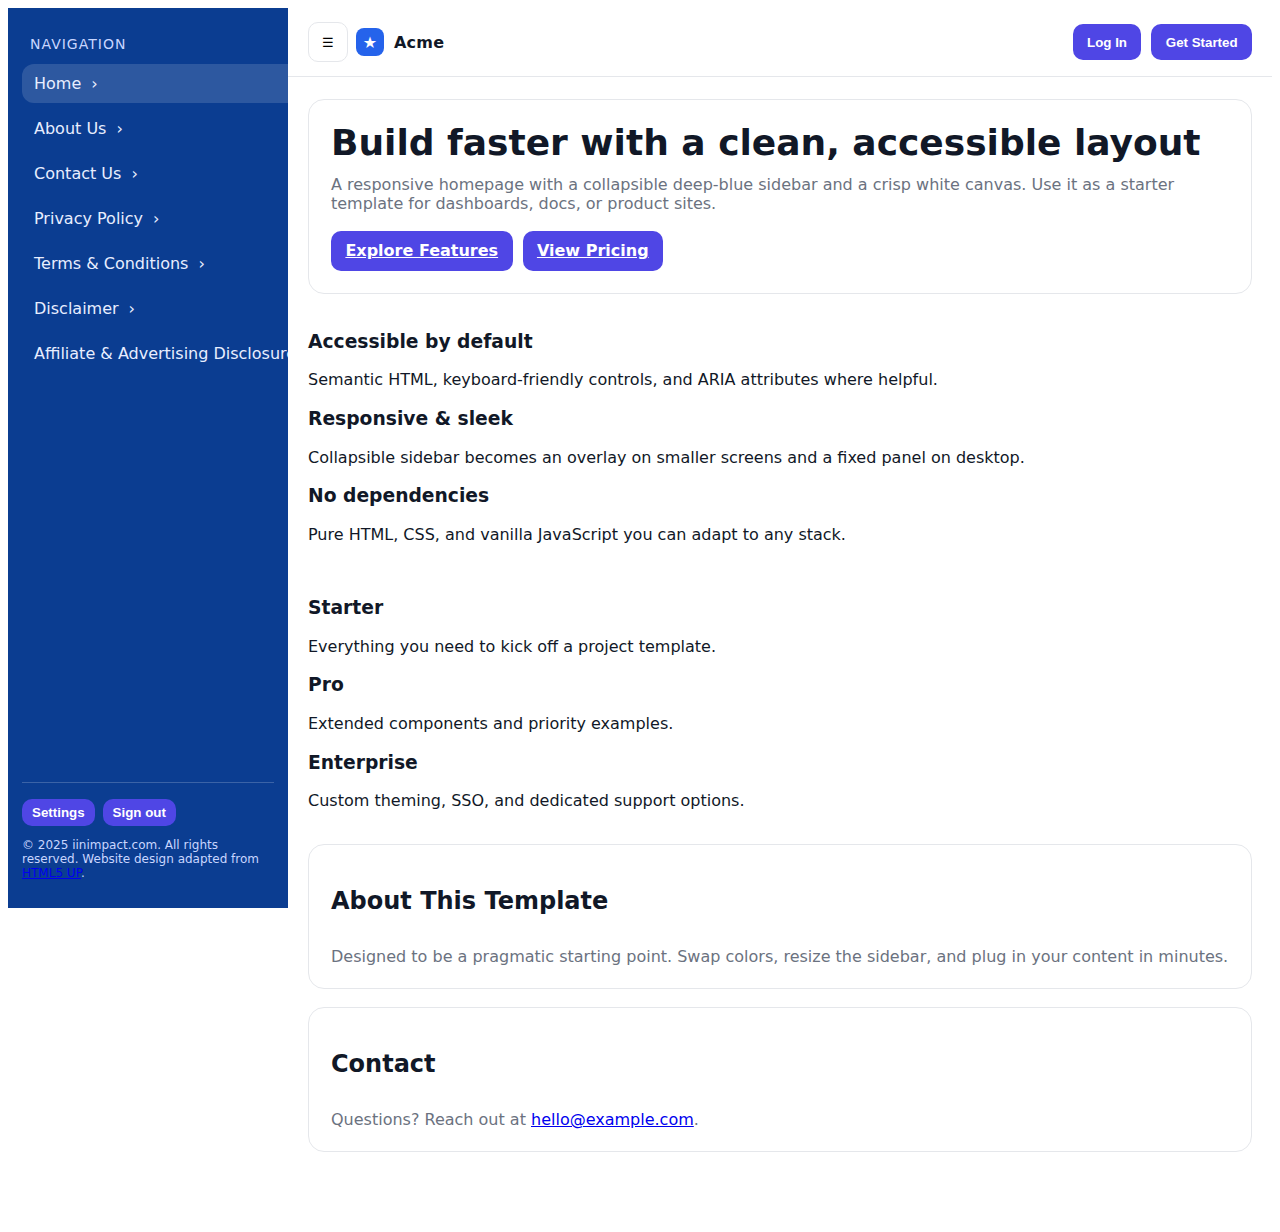
<file: index.html>
<!DOCTYPE html>
<html lang="en">
<head>
  <meta charset="utf-8" />
  <meta name="viewport" content="width=device-width, initial-scale=1" />
  <title>Homepage with Collapsible Sidebar</title>
	<link rel="stylesheet" href="assets/style.css">
  
</head>
<body>
  <div class="app">
    <!-- Sidebar -->
    <nav id="sidebar" class="sidebar" aria-label="Primary">
      <div class="title">Navigation</div>
      <div class="nav" role="list">
        <a href="index.html" role="listitem" aria-current="page">
          
          <span>Home</span>
          <span aria-hidden="true">›</span>
        </a>
        <a href="about.html" role="listitem">
          
          <span>About Us</span>
          <span aria-hidden="true">›</span>
        </a>
        <a href="contact.html" role="listitem">
          
          <span>Contact Us</span>
          <span aria-hidden="true">›</span>
        </a>
        <a href="privacy.html" role="listitem">
          
          <span>Privacy Policy</span>
          <span aria-hidden="true">›</span>
        </a>
        <a href="terms.html" role="listitem">
         
          <span>Terms & Conditions</span>
          <span aria-hidden="true">›</span>
        </a>
		  <a href="disclaimer.html" role="listitem">
         
          <span>Disclaimer</span>
          <span aria-hidden="true">›</span>
        </a>
		  <a href="disclosure.html" role="listitem">
         
          <span>Affiliate & Advertising Disclosure</span>
          <span aria-hidden="true">›</span>
        </a>
      </div>
      <div class="spacer"></div>
      <div class="sidebar-footer">
        <div>
			<div style="margin-top:6px; display:flex; gap:8px;">
          <button class="btn" style="padding:6px 10px;" onclick="alert('Settings clicked')">Settings</button>
          <button class="btn" style="padding:6px 10px;" onclick="alert('Sign out clicked')">Sign out</button>
        </div>
        
		  <p class="copyright">
                                                                &copy; 2025 iinimpact.com. All rights reserved.  
                                                                Website design adapted from <a href="https://html5up.net" target="_blank" rel="nofollow">HTML5 UP</a>.
                                                                </p></div>
     
		
		   </div>
    </nav>

    <!-- Header -->
    <header>
      <div class="header-inner">
        <div class="toggle">
          <button id="openSidebarBtn" class="sidebar-toggle" aria-controls="sidebar" aria-expanded="false" aria-label="Toggle navigation">
            ☰
          </button>
          <div class="brand">
            <span class="logo" aria-hidden="true">★</span>
            <span>Acme</span>
          </div>
        </div>

        <div class="header-actions">
          <button class="btn" onclick="alert('Login clicked')">Log In</button>
          <button class="btn btn-primary" onclick="alert('Get Started clicked')">Get Started</button>
        </div>
      </div>
    </header>

    <!-- Main -->
    <main id="home">
      <div class="container">
        <section class="hero" aria-labelledby="hero-title">
          <h1 id="hero-title">Build faster with a clean, accessible layout</h1>
          <p>A responsive homepage with a collapsible deep-blue sidebar and a crisp white canvas. Use it as a starter template for dashboards, docs, or product sites.</p>
          <div style="display:flex; gap:10px; margin-top: 6px;">
            <a class="btn btn-primary" href="#features">Explore Features</a>
            <a class="btn" href="#pricing">View Pricing</a>
          </div>
        </section>

        <section id="features" class="grid" aria-label="Feature cards">
          <article class="card">
            <h3>Accessible by default</h3>
            <p>Semantic HTML, keyboard-friendly controls, and ARIA attributes where helpful.</p>
          </article>
          <article class="card">
            <h3>Responsive & sleek</h3>
            <p>Collapsible sidebar becomes an overlay on smaller screens and a fixed panel on desktop.</p>
          </article>
          <article class="card">
            <h3>No dependencies</h3>
            <p>Pure HTML, CSS, and vanilla JavaScript you can adapt to any stack.</p>
          </article>
        </section>

        <section id="pricing" class="grid" aria-label="Pricing tiers">
          <article class="card">
            <h3>Starter</h3>
            <p>Everything you need to kick off a project template.</p>
          </article>
          <article class="card">
            <h3>Pro</h3>
            <p>Extended components and priority examples.</p>
          </article>
          <article class="card">
            <h3>Enterprise</h3>
            <p>Custom theming, SSO, and dedicated support options.</p>
          </article>
        </section>

        <section id="about" class="hero">
          <h2>About This Template</h2>
          <p>Designed to be a pragmatic starting point. Swap colors, resize the sidebar, and plug in your content in minutes.</p>
        </section>

        <section id="contact" class="hero">
          <h2>Contact</h2>
          <p>Questions? Reach out at <a href="mailto:hello@example.com">hello@example.com</a>.</p>
        </section>
      </div>
    </main>
  </div>

  <!-- Mobile backdrop -->
  <div id="backdrop" class="backdrop" aria-hidden="true"></div>

  <script>
    (function() {
      const openBtn = document.getElementById('openSidebarBtn');
      const sidebar = document.getElementById('sidebar');
      const backdrop = document.getElementById('backdrop');

      // Determine if we are on a small viewport where the sidebar is overlayed
      const isOverlay = () => window.matchMedia('(max-width: 1024px)').matches;

      function setExpanded(expanded) {
        openBtn.setAttribute('aria-expanded', String(expanded));
        if (isOverlay()) {
          sidebar.classList.toggle('open', expanded);
          backdrop.classList.toggle('show', expanded);
          backdrop.setAttribute('aria-hidden', String(!expanded));
        }
      }

      // Toggle via button
      openBtn.addEventListener('click', () => {
        const expanded = openBtn.getAttribute('aria-expanded') === 'true';
        setExpanded(!expanded);
      });

      // Close when clicking the backdrop (mobile)
      backdrop.addEventListener('click', () => setExpanded(false));

      // Keyboard accessibility: Esc closes sidebar; Ctrl/Cmd+K focuses search (example)
      document.addEventListener('keydown', (e) => {
        if (e.key === 'Escape') setExpanded(false);
        if ((e.ctrlKey || e.metaKey) && e.key.toLowerCase() === 'b') {
          // Ctrl/Cmd + B toggles the sidebar
          e.preventDefault();
          const expanded = openBtn.getAttribute('aria-expanded') === 'true';
          setExpanded(!expanded);
        }
      });

      // Update state on resize to ensure correct classes
      window.addEventListener('resize', () => {
        // If switching to desktop, ensure overlay classes are cleared
        if (!isOverlay()) {
          sidebar.classList.remove('open');
          backdrop.classList.remove('show');
          openBtn.setAttribute('aria-expanded', 'false');
          backdrop.setAttribute('aria-hidden', 'true');
        }
      });
    })();
  </script>
</body>
</html>
</file>
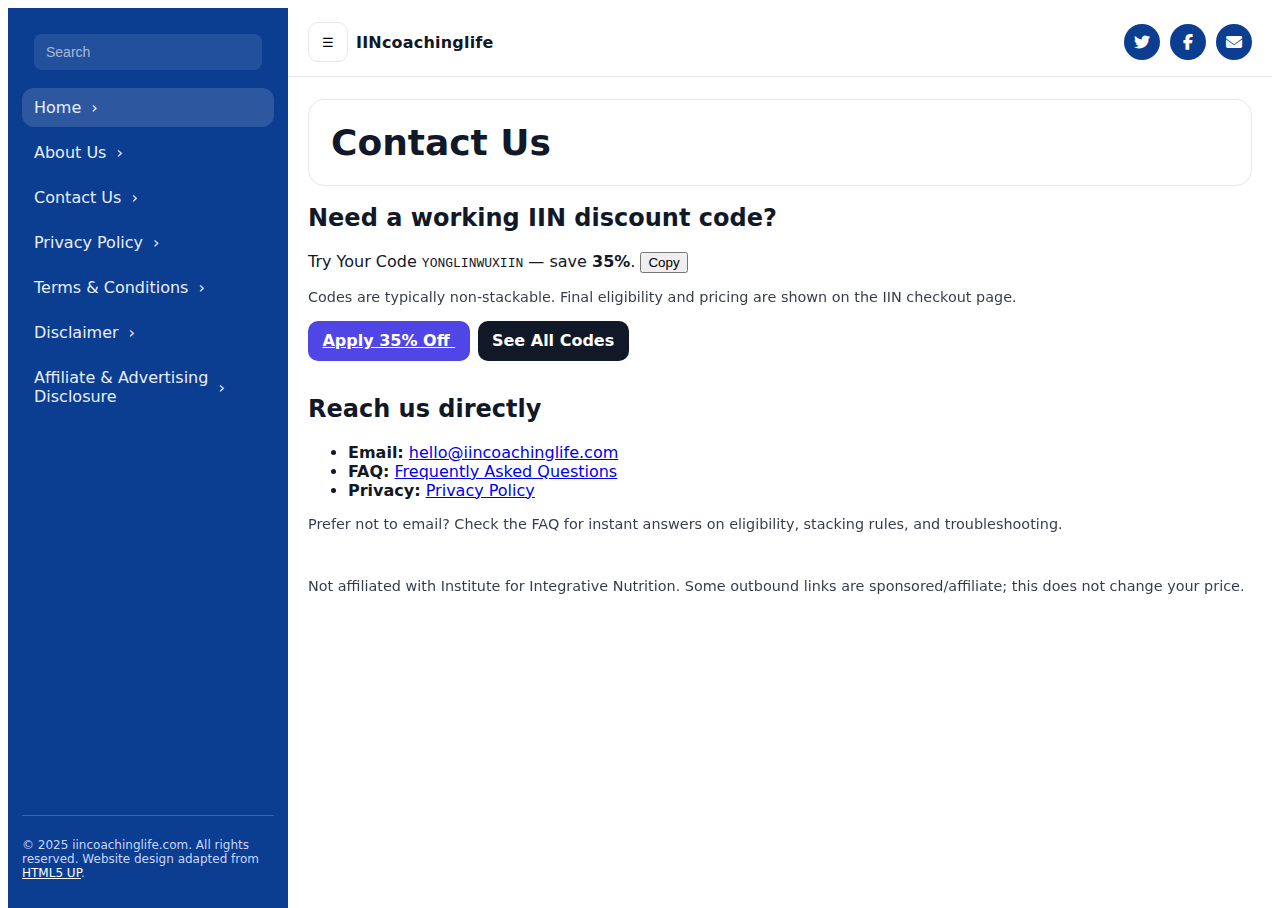
<file: contact.html>
<!DOCTYPE html>
<!--
	Editorial by HTML5 UP
	html5up.net | @ajlkn
	Free for personal and commercial use under the CCA 3.0 license (html5up.net/license)
-->
<html lang="en">
<head>
  <meta charset="utf-8" />
  <title>Contact Us – IIN Coaching Life | Verified IIN Discount Codes Help</title>
  <meta name="description" content="Questions about IIN discount codes or eligibility? Contact IIN Coaching Life. We verify IIN promo codes and can help you redeem 35% off at checkout." />
  <meta name="viewport" content="width=device-width, initial-scale=1" />
  <meta name="robots" content="index, follow, max-snippet:-1, max-image-preview:large, max-video-preview:-1" />
  <link rel="canonical" href="https://iincoachinglife.com/contact/" />

  <!-- ✅ Social / Open Graph meta -->
  <meta property="og:title" content="Contact IIN Coaching Life – Discount Codes & Course Help" />
  <meta property="og:description" content="Get support with IIN promo codes (YONGLINWUXIIN – 35% off), course eligibility, and checkout tips. We reply promptly." />
  <meta property="og:type" content="website" />
  <meta property="og:url" content="https://iincoachinglife.com/contact/" />
  <meta property="og:image" content="https://iincoachinglife.com/images/iin-coaching-life.png" />
  <meta property="og:image:alt" content="IIN Coaching Life – Contact Support" />
  <meta property="og:site_name" content="IIN Coaching Life" />
  <meta property="og:locale" content="en_US" />

  <!-- ✅ Twitter card -->
  <meta name="twitter:card" content="summary_large_image" />
  <meta name="twitter:title" content="Contact IIN Coaching Life – Discount Codes & Course Help" />
  <meta name="twitter:description" content="Need help with an IIN discount code? Message us for verified codes, eligibility notes, and checkout guidance." />
  <meta name="twitter:image" content="https://iincoachinglife.com/images/iin-coaching-life.png" />
  <meta name="twitter:image:alt" content="Contact IIN Coaching Life" />


  <link rel="canonical" href="https://iincoachinglife.com/" />
	<link rel="icon" href="/favicon.ico" type="image/x-icon" />
  <link rel="stylesheet" href="assets/css/fontawesome-all.min.css">
  <link rel="stylesheet" href="assets/style.css">
	<link rel="stylesheet"
      href="https://cdnjs.cloudflare.com/ajax/libs/font-awesome/6.5.2/css/all.min.css"
      crossorigin="anonymous" referrerpolicy="no-referrer">

  
</head>
<body>
  <div class="app">

	  
    <!-- Sidebar -->
    <nav id="sidebar" class="sidebar" aria-label="Primary">
      <!-- Sidebar Search -->
<div class="sidebar-search">
  <section id="search" class="alt">
									<form method="post" action="#">
										<input type="text" name="query" id="query" placeholder="Search" />
									</form>
								</section>
</div>
      
      <div class="nav" role="list">
        <a href="index.html" role="listitem" aria-current="page">
          
          <span>Home</span>
          <span aria-hidden="true">›</span>
        </a>
        <a href="about.html" role="listitem">
          
          <span>About Us</span>
          <span aria-hidden="true">›</span>
        </a>
        <a href="contact.html" role="listitem">
          
          <span>Contact Us</span>
          <span aria-hidden="true">›</span>
        </a>
        <a href="privacy.html" role="listitem">
          
          <span>Privacy Policy</span>
          <span aria-hidden="true">›</span>
        </a>
        <a href="terms.html" role="listitem">
         
          <span>Terms & Conditions</span>
          <span aria-hidden="true">›</span>
        </a>
		  <a href="disclaimer.html" role="listitem">
         
          <span>Disclaimer</span>
          <span aria-hidden="true">›</span>
        </a>
		  <a href="disclosure.html" role="listitem">
         
          <span>Affiliate & Advertising<br> Disclosure</span>
          <span aria-hidden="true">›</span>
        </a>
      </div>
      <div class="spacer"></div>
      <div class="sidebar-footer">
        <div>
			
        
		  <p class="copyright">
            &copy; 2025 iincoachinglife.com. All rights reserved.  
           Website design adapted from <a href="https://html5up.net" target="_blank" rel="nofollow" style="color: white;">HTML5 UP</a>.
           </p></div>
     
		
		   </div>
    </nav>

    <!-- Header -->
    <header>
      <div class="header-inner">
        <div class="toggle">
          <button id="openSidebarBtn" class="sidebar-toggle" aria-controls="sidebar" aria-expanded="false" aria-label="Toggle navigation">
            ☰
          </button>
          <div class="brand">
            
            <span>IINcoachinglife</span>
          </div>
        </div>

        <div class="header-actions">
        <ul class="icons">
  <li>
    <a href="https://twitter.com/intent/tweet?url=https://iincoachinglife.com/&text=Check%20out%20this%20iincoachinglife%20discount%20guide!"
       class="icon-btn" target="_blank" rel="nofollow noopener" aria-label="Share on Twitter">
      <i class="fa-brands fa-twitter"></i>
    </a>
  </li>
  <li>
    <a href="https://www.facebook.com/sharer/sharer.php?u=https://iincoachinglife.com/"
       class="icon-btn" target="_blank" rel="nofollow noopener" aria-label="Share on Facebook">
      <i class="fa-brands fa-facebook-f"></i>
    </a>
  </li>
  <li>
    <a href="mailto:?subject=iincoachinglife%20Discount%20Guide&body=Check%20out%20this%20page:%20https://iincoachinglife.com/"
       class="icon-btn" aria-label="Share via Email">
      <i class="fa-solid fa-envelope"></i>
    </a>
  </li>
</ul>
        </div>
      </div>
    </header>

    <!-- Main -->
    <main id="home">
      <div class="container">
        <section class="hero" aria-labelledby="hero-title">
          <h1 id="hero-title">Contact Us</h1>
          
        </section>
<!-- Featured code (copy only, no form) -->
    <section class="card" aria-labelledby="code-title">
      <h2 id="code-title" style="margin-top:0">Need a working IIN discount code?</h2>
      <p>
        Try <span class="badge">Your Code</span>
        <code class="code" id="featCode">YONGLINWUXIIN</code> — save <strong>35%</strong>.
        <button type="button" class="copy" id="copyBtn" aria-label="Copy code YONGLINWUXIIN">Copy</button>
        <span id="copyState" class="hint"></span>
      </p>
      <p class="hint">Codes are typically non-stackable. Final eligibility and pricing are shown on the IIN checkout page.</p>
      <p>
        <a class="btn" rel="nofollow sponsored"
           href="https://www.integrativenutrition.com/health-coaching-101?sldiscountcode=YONGLINWUXIIN">
          Apply 35% Off
        </a>
        <a class="btn secondary" href="/iin-discount-code/" style="margin-left:8px">See All Codes</a>
      </p>
    </section>

    <!-- Direct contact options (no form) -->
    <section class="card" aria-labelledby="contact-title">
      <h2 id="contact-title" style="margin-top:0">Reach us directly</h2>
      <ul class="links">
        <li><strong>Email:</strong> <a href="mailto:hello@iincoachinglife.com">hello@iincoachinglife.com</a></li>
        <li><strong>FAQ:</strong> <a href="/faq/">Frequently Asked Questions</a></li>
        <li><strong>Privacy:</strong> <a href="/privacy/">Privacy Policy</a></li>
      </ul>
      <p class="hint">Prefer not to email? Check the FAQ for instant answers on eligibility, stacking rules, and troubleshooting.</p>
    </section>

    <p class="hint">Not affiliated with Institute for Integrative Nutrition. Some outbound links are sponsored/affiliate; this does not change your price.</p>
    </main>
  </div>

  <!-- Mobile backdrop -->
  <div id="backdrop" class="backdrop" aria-hidden="true"></div>

  <script>
    (function() {
      const openBtn = document.getElementById('openSidebarBtn');
      const sidebar = document.getElementById('sidebar');
      const backdrop = document.getElementById('backdrop');

      // Determine if we are on a small viewport where the sidebar is overlayed
      const isOverlay = () => window.matchMedia('(max-width: 1024px)').matches;

      function setExpanded(expanded) {
        openBtn.setAttribute('aria-expanded', String(expanded));
        if (isOverlay()) {
          sidebar.classList.toggle('open', expanded);
          backdrop.classList.toggle('show', expanded);
          backdrop.setAttribute('aria-hidden', String(!expanded));
        }
      }

      // Toggle via button
      openBtn.addEventListener('click', () => {
        const expanded = openBtn.getAttribute('aria-expanded') === 'true';
        setExpanded(!expanded);
      });

      // Close when clicking the backdrop (mobile)
      backdrop.addEventListener('click', () => setExpanded(false));

      // Keyboard accessibility: Esc closes sidebar; Ctrl/Cmd+K focuses search (example)
      document.addEventListener('keydown', (e) => {
        if (e.key === 'Escape') setExpanded(false);
        if ((e.ctrlKey || e.metaKey) && e.key.toLowerCase() === 'b') {
          // Ctrl/Cmd + B toggles the sidebar
          e.preventDefault();
          const expanded = openBtn.getAttribute('aria-expanded') === 'true';
          setExpanded(!expanded);
        }
      });

      // Update state on resize to ensure correct classes
      window.addEventListener('resize', () => {
        // If switching to desktop, ensure overlay classes are cleared
        if (!isOverlay()) {
          sidebar.classList.remove('open');
          backdrop.classList.remove('show');
          openBtn.setAttribute('aria-expanded', 'false');
          backdrop.setAttribute('aria-hidden', 'true');
        }
      });
    })();
  </script>
</body>
</html>
</file>
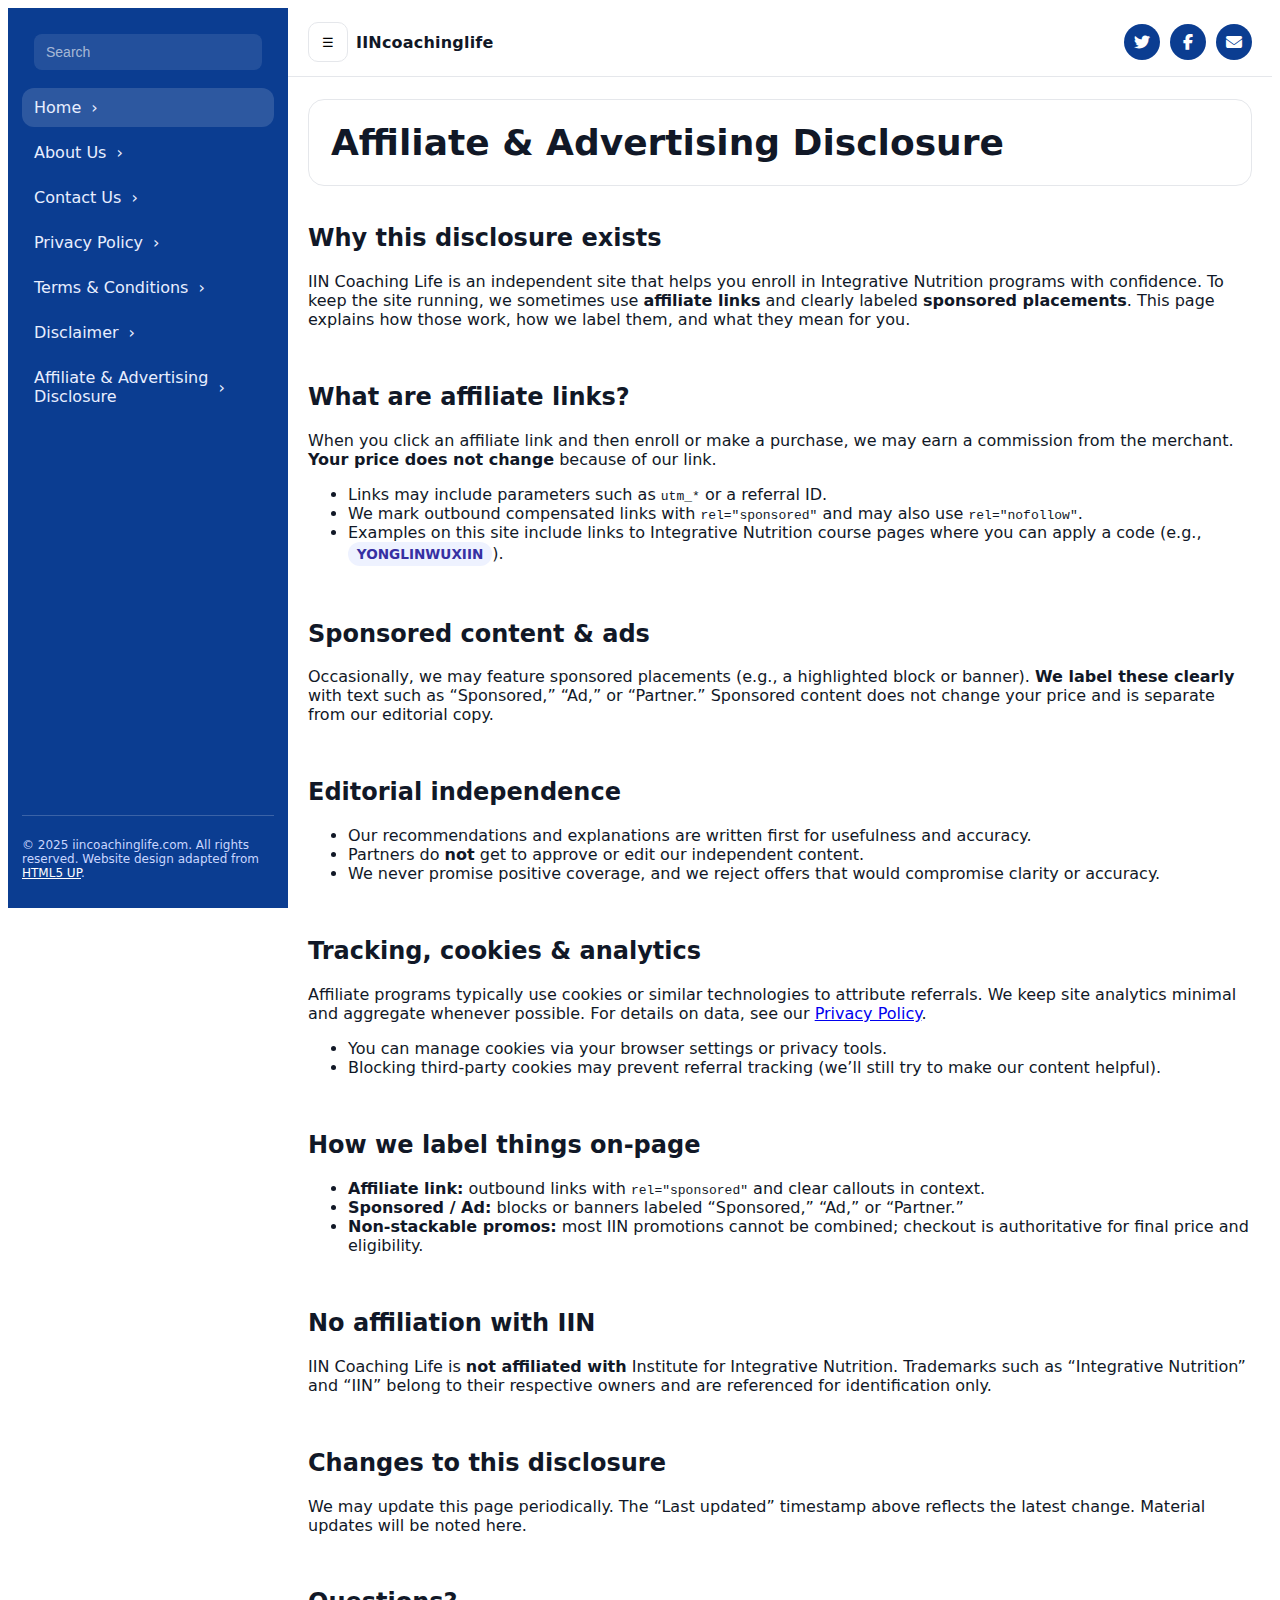
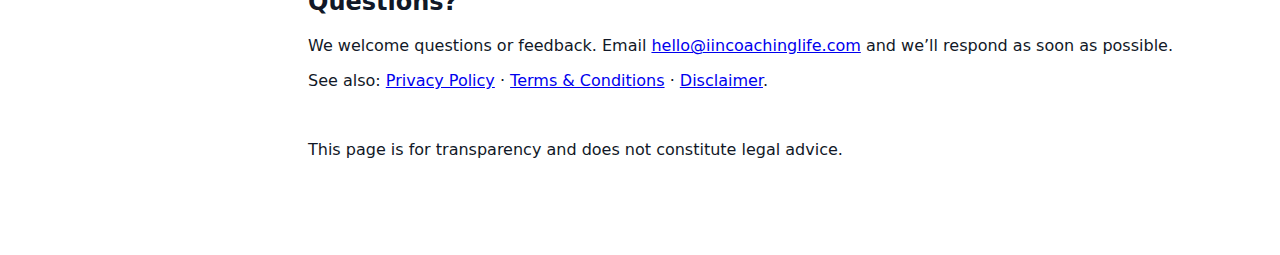
<file: disclosure.html>
<!DOCTYPE html>
<!--
	Editorial by HTML5 UP
	html5up.net | @ajlkn
	Free for personal and commercial use under the CCA 3.0 license (html5up.net/license)
-->
<html lang="en">
<head>
  <meta charset="utf-8" />
  <title>Affiliate & Advertising Disclosure – IIN Coaching Life</title>
  <meta name="description" content="How IIN Coaching Life uses affiliate links and sponsored placements: how they work, how we label them, editorial independence, tracking, your choices, and contact." />
  <meta name="viewport" content="width=device-width, initial-scale=1" />
  <meta name="robots" content="index, follow, max-snippet:-1, max-image-preview:large, max-video-preview:-1" />
  <link rel="canonical" href="https://iincoachinglife.vercel.app/disclosure.html" />

  <!-- ✅ Social / Open Graph meta -->
  <meta property="og:title" content="Affiliate & Advertising Disclosure – IIN Coaching Life" />
  <meta property="og:description" content="We disclose how affiliate links and ads work on this site, how we label them, our editorial standards, and how to contact us." />
  <meta property="og:type" content="website" />
  <meta property="og:url" content="https://iincoachinglife.vercel.app/disclosure.html" />
  <meta property="og:image" content="https://iincoachinglife.com/images/iin-coaching-life.png" />
  <meta property="og:image:alt" content="IIN Coaching Life — Affiliate & Advertising Disclosure" />
  <meta property="og:site_name" content="IIN Coaching Life" />
  <meta property="og:locale" content="en_US" />

  <!-- ✅ Twitter card -->
  <meta name="twitter:card" content="summary_large_image" />
  <meta name="twitter:title" content="Affiliate & Advertising Disclosure – IIN Coaching Life" />
  <meta name="twitter:description" content="Learn about our affiliate links, ad labels, independence, and your choices regarding tracking." />
  <meta name="twitter:image" content="https://iincoachinglife.com/images/iin-coaching-life.png" />
  <meta name="twitter:image:alt" content="IIN Coaching Life — Affiliate & Advertising Disclosure" />


  <link rel="canonical" href="https://iincoachinglife.com/" />
	<link rel="icon" href="/favicon.ico" type="image/x-icon" />
  <link rel="stylesheet" href="assets/css/fontawesome-all.min.css">
  <link rel="stylesheet" href="assets/style.css">
	<link rel="stylesheet"
      href="https://cdnjs.cloudflare.com/ajax/libs/font-awesome/6.5.2/css/all.min.css"
      crossorigin="anonymous" referrerpolicy="no-referrer">

  
</head>
<body>
  <div class="app">

	  
    <!-- Sidebar -->
    <nav id="sidebar" class="sidebar" aria-label="Primary">
      <!-- Sidebar Search -->
<div class="sidebar-search">
  <section id="search" class="alt">
									<form method="post" action="#">
										<input type="text" name="query" id="query" placeholder="Search" />
									</form>
								</section>
</div>
      
      <div class="nav" role="list">
        <a href="index.html" role="listitem" aria-current="page">
          
          <span>Home</span>
          <span aria-hidden="true">›</span>
        </a>
        <a href="about.html" role="listitem">
          
          <span>About Us</span>
          <span aria-hidden="true">›</span>
        </a>
        <a href="contact.html" role="listitem">
          
          <span>Contact Us</span>
          <span aria-hidden="true">›</span>
        </a>
        <a href="privacy.html" role="listitem">
          
          <span>Privacy Policy</span>
          <span aria-hidden="true">›</span>
        </a>
        <a href="terms.html" role="listitem">
         
          <span>Terms & Conditions</span>
          <span aria-hidden="true">›</span>
        </a>
		  <a href="disclaimer.html" role="listitem">
         
          <span>Disclaimer</span>
          <span aria-hidden="true">›</span>
        </a>
		  <a href="disclosure.html" role="listitem">
         
          <span>Affiliate & Advertising<br> Disclosure</span>
          <span aria-hidden="true">›</span>
        </a>
      </div>
      <div class="spacer"></div>
      <div class="sidebar-footer">
        <div>
			
        
		  <p class="copyright">
            &copy; 2025 iincoachinglife.com. All rights reserved.  
           Website design adapted from <a href="https://html5up.net" target="_blank" rel="nofollow" style="color: white;">HTML5 UP</a>.
           </p></div>
     
		
		   </div>
    </nav>

    <!-- Header -->
    <header>
      <div class="header-inner">
        <div class="toggle">
          <button id="openSidebarBtn" class="sidebar-toggle" aria-controls="sidebar" aria-expanded="false" aria-label="Toggle navigation">
            ☰
          </button>
          <div class="brand">
            
            <span>IINcoachinglife</span>
          </div>
        </div>

        <div class="header-actions">
        <ul class="icons">
  <li>
    <a href="https://twitter.com/intent/tweet?url=https://iincoachinglife.com/&text=Check%20out%20this%20iincoachinglife%20discount%20guide!"
       class="icon-btn" target="_blank" rel="nofollow noopener" aria-label="Share on Twitter">
      <i class="fa-brands fa-twitter"></i>
    </a>
  </li>
  <li>
    <a href="https://www.facebook.com/sharer/sharer.php?u=https://iincoachinglife.com/"
       class="icon-btn" target="_blank" rel="nofollow noopener" aria-label="Share on Facebook">
      <i class="fa-brands fa-facebook-f"></i>
    </a>
  </li>
  <li>
    <a href="mailto:?subject=iincoachinglife%20Discount%20Guide&body=Check%20out%20this%20page:%20https://iincoachinglife.com/"
       class="icon-btn" aria-label="Share via Email">
      <i class="fa-solid fa-envelope"></i>
    </a>
  </li>
</ul>
        </div>
      </div>
    </header>

    <!-- Main -->
    <main id="home">
      <div class="container">
        <section class="hero" aria-labelledby="hero-title">
          <h1 id="hero-title">Affiliate & Advertising Disclosure</h1>
          
        </section>

       
<section class="card" aria-labelledby="why">
    <h2 id="why">Why this disclosure exists</h2>
    <p>IIN Coaching Life is an independent site that helps you enroll in Integrative Nutrition programs with confidence. To keep the site running, we sometimes use <strong>affiliate links</strong> and clearly labeled <strong>sponsored placements</strong>. This page explains how those work, how we label them, and what they mean for you.</p>
  </section>

  <section class="card" aria-labelledby="what">
    <h2 id="what">What are affiliate links?</h2>
    <p>When you click an affiliate link and then enroll or make a purchase, we may earn a commission from the merchant. <strong>Your price does not change</strong> because of our link.</p>
    <ul>
      <li>Links may include parameters such as <code class="badge">utm_*</code> or a referral ID.</li>
      <li>We mark outbound compensated links with <code class="badge">rel="sponsored"</code> and may also use <code class="badge">rel="nofollow"</code>.</li>
      <li>Examples on this site include links to Integrative Nutrition course pages where you can apply a code (e.g., <span class="pill">YONGLINWUXIIN</span>).</li>
    </ul>
  </section>

  <section class="card" aria-labelledby="sponsored">
    <h2 id="sponsored">Sponsored content & ads</h2>
    <p>Occasionally, we may feature sponsored placements (e.g., a highlighted block or banner). <strong>We label these clearly</strong> with text such as “Sponsored,” “Ad,” or “Partner.” Sponsored content does not change your price and is separate from our editorial copy.</p>
  </section>

  <section class="card" aria-labelledby="independence">
    <h2 id="independence">Editorial independence</h2>
    <ul>
      <li>Our recommendations and explanations are written first for usefulness and accuracy.</li>
      <li>Partners do <strong>not</strong> get to approve or edit our independent content.</li>
      <li>We never promise positive coverage, and we reject offers that would compromise clarity or accuracy.</li>
    </ul>
  </section>

  <section class="card" aria-labelledby="tracking">
    <h2 id="tracking">Tracking, cookies & analytics</h2>
    <p>Affiliate programs typically use cookies or similar technologies to attribute referrals. We keep site analytics minimal and aggregate whenever possible. For details on data, see our <a href="privacy.html">Privacy Policy</a>.</p>
    <ul>
      <li>You can manage cookies via your browser settings or privacy tools.</li>
      <li>Blocking third-party cookies may prevent referral tracking (we’ll still try to make our content helpful).</li>
    </ul>
  </section>

  <section class="card" aria-labelledby="labels">
    <h2 id="labels">How we label things on-page</h2>
    <ul>
      <li><strong>Affiliate link:</strong> outbound links with <code class="badge">rel="sponsored"</code> and clear callouts in context.</li>
      <li><strong>Sponsored / Ad:</strong> blocks or banners labeled “Sponsored,” “Ad,” or “Partner.”</li>
      <li><strong>Non-stackable promos:</strong> most IIN promotions cannot be combined; checkout is authoritative for final price and eligibility.</li>
    </ul>
  </section>

  <section class="card" aria-labelledby="no-affiliation">
    <h2 id="no-affiliation">No affiliation with IIN</h2>
    <p>IIN Coaching Life is <strong>not affiliated with</strong> Institute for Integrative Nutrition. Trademarks such as “Integrative Nutrition” and “IIN” belong to their respective owners and are referenced for identification only.</p>
  </section>

  <section class="card" aria-labelledby="changes">
    <h2 id="changes">Changes to this disclosure</h2>
    <p>We may update this page periodically. The “Last updated” timestamp above reflects the latest change. Material updates will be noted here.</p>
  </section>

  <section class="card" aria-labelledby="contact">
    <h2 id="contact">Questions?</h2>
    <p>We welcome questions or feedback. Email <a href="mailto:hello@iincoachinglife.com">hello@iincoachinglife.com</a> and we’ll respond as soon as possible.</p>
    <p class="note">See also: <a href="privacy.html">Privacy Policy</a> · <a href="terms.html">Terms & Conditions</a> · <a href="disclaimer.html">Disclaimer</a>.</p>
  </section>

  <p class="note">This page is for transparency and does not constitute legal advice.</p>
    </main>
  </div>

  <!-- Mobile backdrop -->
  <div id="backdrop" class="backdrop" aria-hidden="true"></div>

  <script>
    (function() {
      const openBtn = document.getElementById('openSidebarBtn');
      const sidebar = document.getElementById('sidebar');
      const backdrop = document.getElementById('backdrop');

      // Determine if we are on a small viewport where the sidebar is overlayed
      const isOverlay = () => window.matchMedia('(max-width: 1024px)').matches;

      function setExpanded(expanded) {
        openBtn.setAttribute('aria-expanded', String(expanded));
        if (isOverlay()) {
          sidebar.classList.toggle('open', expanded);
          backdrop.classList.toggle('show', expanded);
          backdrop.setAttribute('aria-hidden', String(!expanded));
        }
      }

      // Toggle via button
      openBtn.addEventListener('click', () => {
        const expanded = openBtn.getAttribute('aria-expanded') === 'true';
        setExpanded(!expanded);
      });

      // Close when clicking the backdrop (mobile)
      backdrop.addEventListener('click', () => setExpanded(false));

      // Keyboard accessibility: Esc closes sidebar; Ctrl/Cmd+K focuses search (example)
      document.addEventListener('keydown', (e) => {
        if (e.key === 'Escape') setExpanded(false);
        if ((e.ctrlKey || e.metaKey) && e.key.toLowerCase() === 'b') {
          // Ctrl/Cmd + B toggles the sidebar
          e.preventDefault();
          const expanded = openBtn.getAttribute('aria-expanded') === 'true';
          setExpanded(!expanded);
        }
      });

      // Update state on resize to ensure correct classes
      window.addEventListener('resize', () => {
        // If switching to desktop, ensure overlay classes are cleared
        if (!isOverlay()) {
          sidebar.classList.remove('open');
          backdrop.classList.remove('show');
          openBtn.setAttribute('aria-expanded', 'false');
          backdrop.setAttribute('aria-hidden', 'true');
        }
      });
    })();
  </script>
</body>
</html>
</file>
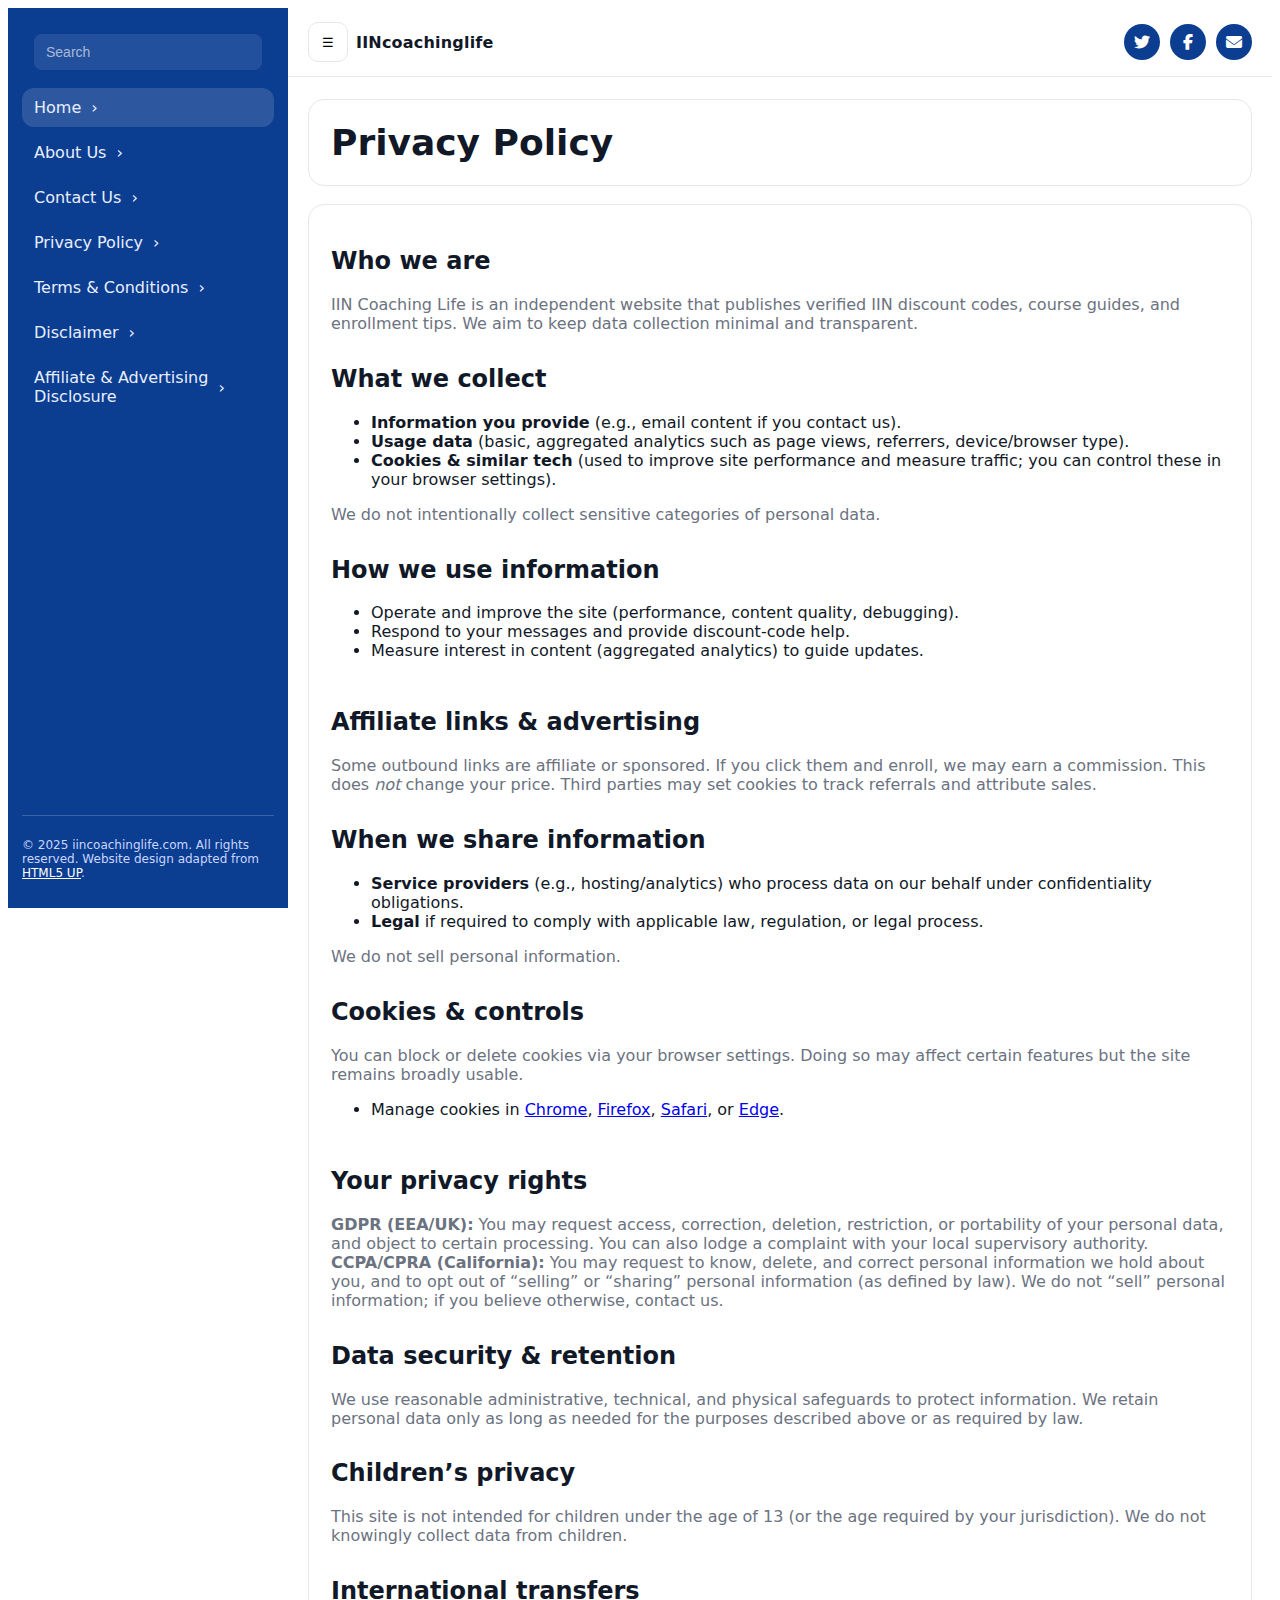
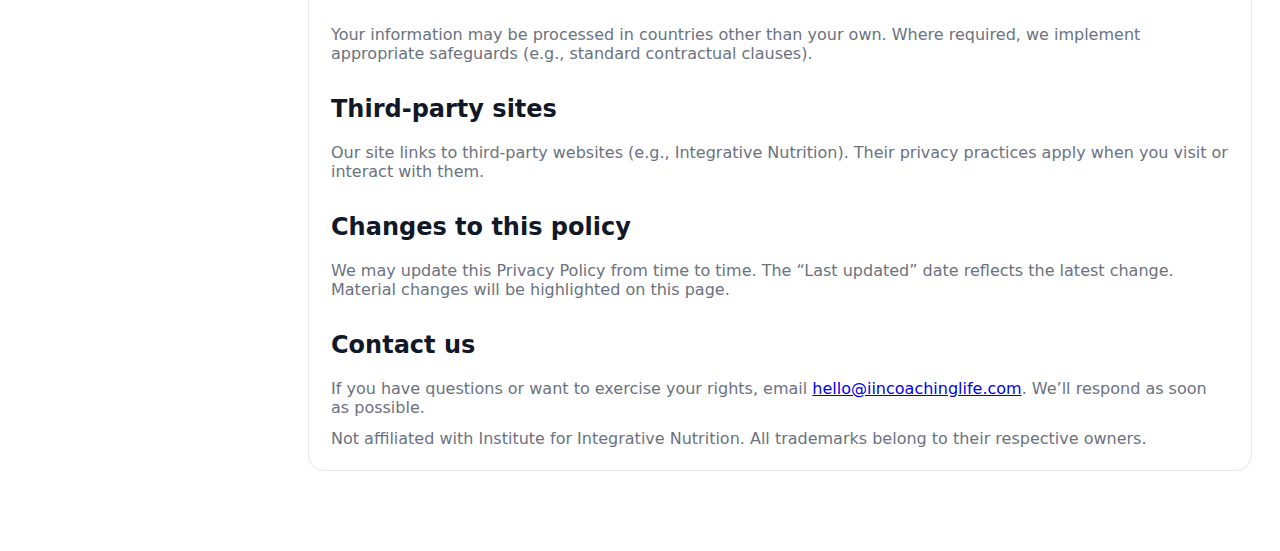
<file: privacy.html>
<!DOCTYPE html>
<!--
	Editorial by HTML5 UP
	html5up.net | @ajlkn
	Free for personal and commercial use under the CCA 3.0 license (html5up.net/license)
-->
<html lang="en">
<head>
  <meta charset="utf-8" />
  <title>Privacy Policy – IIN Coaching Life</title>
  <meta name="description" content="How IIN Coaching Life collects, uses, and protects information. Learn about cookies, analytics, affiliate links, your rights (GDPR/CCPA), and how to contact us." />
  <meta name="viewport" content="width=device-width, initial-scale=1" />
  <meta name="robots" content="index, follow, max-snippet:-1, max-image-preview:large, max-video-preview:-1" />
  <link rel="canonical" href="https://iincoachinglife.com/privacy.html" />

  <!-- ✅ Social / Open Graph meta -->
  <meta property="og:title" content="Privacy Policy – IIN Coaching Life" />
  <meta property="og:description" content="Read how we handle data, cookies, analytics, affiliate links, and your privacy rights (GDPR/CCPA). Contact us anytime." />
  <meta property="og:type" content="website" />
  <meta property="og:url" content="https://iincoachinglife.com/privacy.html" />
  <meta property="og:image" content="https://iincoachinglife.com/images/iin-coaching-life.png" />
  <meta property="og:image:alt" content="IIN Coaching Life — Privacy Policy" />
  <meta property="og:site_name" content="IIN Coaching Life" />
  <meta property="og:locale" content="en_US" />

  <!-- ✅ Twitter card -->
  <meta name="twitter:card" content="summary_large_image" />
  <meta name="twitter:title" content="Privacy Policy – IIN Coaching Life" />
  <meta name="twitter:description" content="Our approach to data, cookies, analytics, affiliate links, and your rights (GDPR/CCPA)." />
  <meta name="twitter:image" content="https://iincoachinglife.com/images/iin-coaching-life.png" />
  <meta name="twitter:image:alt" content="IIN Coaching Life — Privacy Policy" />


  <link rel="canonical" href="https://iincoachinglife.com/" />
	<link rel="icon" href="/favicon.ico" type="image/x-icon" />
  <link rel="stylesheet" href="assets/css/fontawesome-all.min.css">
  <link rel="stylesheet" href="assets/style.css">
	<link rel="stylesheet"
      href="https://cdnjs.cloudflare.com/ajax/libs/font-awesome/6.5.2/css/all.min.css"
      crossorigin="anonymous" referrerpolicy="no-referrer">

  
</head>
<body>
  <div class="app">

	  
    <!-- Sidebar -->
    <nav id="sidebar" class="sidebar" aria-label="Primary">
      <!-- Sidebar Search -->
<div class="sidebar-search">
  <section id="search" class="alt">
									<form method="post" action="#">
										<input type="text" name="query" id="query" placeholder="Search" />
									</form>
								</section>
</div>
      
      <div class="nav" role="list">
        <a href="index.html" role="listitem" aria-current="page">
          
          <span>Home</span>
          <span aria-hidden="true">›</span>
        </a>
        <a href="about.html" role="listitem">
          
          <span>About Us</span>
          <span aria-hidden="true">›</span>
        </a>
        <a href="contact.html" role="listitem">
          
          <span>Contact Us</span>
          <span aria-hidden="true">›</span>
        </a>
        <a href="privacy.html" role="listitem">
          
          <span>Privacy Policy</span>
          <span aria-hidden="true">›</span>
        </a>
        <a href="terms.html" role="listitem">
         
          <span>Terms & Conditions</span>
          <span aria-hidden="true">›</span>
        </a>
		  <a href="disclaimer.html" role="listitem">
         
          <span>Disclaimer</span>
          <span aria-hidden="true">›</span>
        </a>
		  <a href="disclosure.html" role="listitem">
         
          <span>Affiliate & Advertising<br> Disclosure</span>
          <span aria-hidden="true">›</span>
        </a>
      </div>
      <div class="spacer"></div>
      <div class="sidebar-footer">
        <div>
			
        
		  <p class="copyright">
            &copy; 2025 iincoachinglife.com. All rights reserved.  
           Website design adapted from <a href="https://html5up.net" target="_blank" rel="nofollow" style="color: white;">HTML5 UP</a>.
           </p></div>
     
		
		   </div>
    </nav>

    <!-- Header -->
    <header>
      <div class="header-inner">
        <div class="toggle">
          <button id="openSidebarBtn" class="sidebar-toggle" aria-controls="sidebar" aria-expanded="false" aria-label="Toggle navigation">
            ☰
          </button>
          <div class="brand">
            
            <span>IINcoachinglife</span>
          </div>
        </div>

        <div class="header-actions">
        <ul class="icons">
  <li>
    <a href="https://twitter.com/intent/tweet?url=https://iincoachinglife.com/&text=Check%20out%20this%20iincoachinglife%20discount%20guide!"
       class="icon-btn" target="_blank" rel="nofollow noopener" aria-label="Share on Twitter">
      <i class="fa-brands fa-twitter"></i>
    </a>
  </li>
  <li>
    <a href="https://www.facebook.com/sharer/sharer.php?u=https://iincoachinglife.com/"
       class="icon-btn" target="_blank" rel="nofollow noopener" aria-label="Share on Facebook">
      <i class="fa-brands fa-facebook-f"></i>
    </a>
  </li>
  <li>
    <a href="mailto:?subject=iincoachinglife%20Discount%20Guide&body=Check%20out%20this%20page:%20https://iincoachinglife.com/"
       class="icon-btn" aria-label="Share via Email">
      <i class="fa-solid fa-envelope"></i>
    </a>
  </li>
</ul>
        </div>
      </div>
    </header>

    <!-- Main -->
    <main id="home">
      <div class="container">
        <section class="hero" aria-labelledby="hero-title">
          <h1 id="hero-title">Privacy Policy</h1>
          
        </section>
		  <section id="about" class="hero">
<section class="card" aria-labelledby="intro">
    <h2 id="intro">Who we are</h2>
    <p>IIN Coaching Life is an independent website that publishes verified IIN discount codes, course guides, and enrollment tips. We aim to keep data collection minimal and transparent.</p>
  </section>

  <section class="card" aria-labelledby="collect">
    <h2 id="collect">What we collect</h2>
    <ul>
      <li><strong>Information you provide</strong> (e.g., email content if you contact us).</li>
      <li><strong>Usage data</strong> (basic, aggregated analytics such as page views, referrers, device/browser type).</li>
      <li><strong>Cookies & similar tech</strong> (used to improve site performance and measure traffic; you can control these in your browser settings).</li>
    </ul>
    <p class="note">We do not intentionally collect sensitive categories of personal data.</p>
  </section>

  <section class="card" aria-labelledby="use">
    <h2 id="use">How we use information</h2>
    <ul>
      <li>Operate and improve the site (performance, content quality, debugging).</li>
      <li>Respond to your messages and provide discount-code help.</li>
      <li>Measure interest in content (aggregated analytics) to guide updates.</li>
    </ul>
  </section>

  <section class="card" aria-labelledby="affiliate">
    <h2 id="affiliate">Affiliate links & advertising</h2>
    <p>Some outbound links are affiliate or sponsored. If you click them and enroll, we may earn a commission. This does <em>not</em> change your price. Third parties may set cookies to track referrals and attribute sales. </p>
  </section>

  <section class="card" aria-labelledby="share">
    <h2 id="share">When we share information</h2>
    <ul>
      <li><strong>Service providers</strong> (e.g., hosting/analytics) who process data on our behalf under confidentiality obligations.</li>
      <li><strong>Legal</strong> if required to comply with applicable law, regulation, or legal process.</li>
    </ul>
    <p class="note">We do not sell personal information.</p>
  </section>

  <section class="card" aria-labelledby="cookies">
    <h2 id="cookies">Cookies & controls</h2>
    <p>You can block or delete cookies via your browser settings. Doing so may affect certain features but the site remains broadly usable.</p>
    <ul>
      <li>Manage cookies in <a href="https://support.google.com/chrome/answer/95647" rel="nofollow">Chrome</a>, <a href="https://support.mozilla.org/kb/clear-cookies-and-site-data-firefox" rel="nofollow">Firefox</a>, <a href="https://support.apple.com/guide/safari/sfri11471/mac" rel="nofollow">Safari</a>, or <a href="https://support.microsoft.com/topic/7a1eec7b-1b85-49aa-9ef6-7d3c5f3f6f10" rel="nofollow">Edge</a>.</li>
    </ul>
  </section>

  <section class="card" aria-labelledby="rights">
    <h2 id="rights">Your privacy rights</h2>
    <p><strong>GDPR (EEA/UK):</strong> You may request access, correction, deletion, restriction, or portability of your personal data, and object to certain processing. You can also lodge a complaint with your local supervisory authority.</p>
    <p><strong>CCPA/CPRA (California):</strong> You may request to know, delete, and correct personal information we hold about you, and to opt out of “selling” or “sharing” personal information (as defined by law). We do not “sell” personal information; if you believe otherwise, contact us.</p>
  </section>

  <section class="card" aria-labelledby="security">
    <h2 id="security">Data security & retention</h2>
    <p>We use reasonable administrative, technical, and physical safeguards to protect information. We retain personal data only as long as needed for the purposes described above or as required by law.</p>
  </section>

  <section class="card" aria-labelledby="children">
    <h2 id="children">Children’s privacy</h2>
    <p>This site is not intended for children under the age of 13 (or the age required by your jurisdiction). We do not knowingly collect data from children.</p>
  </section>

  <section class="card" aria-labelledby="region">
    <h2 id="region">International transfers</h2>
    <p>Your information may be processed in countries other than your own. Where required, we implement appropriate safeguards (e.g., standard contractual clauses).</p>
  </section>

  <section class="card" aria-labelledby="third">
    <h2 id="third">Third-party sites</h2>
    <p>Our site links to third-party websites (e.g., Integrative Nutrition). Their privacy practices apply when you visit or interact with them.</p>
  </section>

  <section class="card" aria-labelledby="changes">
    <h2 id="changes">Changes to this policy</h2>
    <p>We may update this Privacy Policy from time to time. The “Last updated” date reflects the latest change. Material changes will be highlighted on this page.</p>
  </section>

  <section class="card" aria-labelledby="contact">
    <h2 id="contact">Contact us</h2>
    <p>If you have questions or want to exercise your rights, email <a href="mailto:hello@iincoachinglife.com">hello@iincoachinglife.com</a>. We’ll respond as soon as possible.</p>
  </section>

  <p class="note">Not affiliated with Institute for Integrative Nutrition. All trademarks belong to their respective owners.</p>
			  </section>
    </main>
  </div>

  <!-- Mobile backdrop -->
  <div id="backdrop" class="backdrop" aria-hidden="true"></div>

  <script>
    (function() {
      const openBtn = document.getElementById('openSidebarBtn');
      const sidebar = document.getElementById('sidebar');
      const backdrop = document.getElementById('backdrop');

      // Determine if we are on a small viewport where the sidebar is overlayed
      const isOverlay = () => window.matchMedia('(max-width: 1024px)').matches;

      function setExpanded(expanded) {
        openBtn.setAttribute('aria-expanded', String(expanded));
        if (isOverlay()) {
          sidebar.classList.toggle('open', expanded);
          backdrop.classList.toggle('show', expanded);
          backdrop.setAttribute('aria-hidden', String(!expanded));
        }
      }

      // Toggle via button
      openBtn.addEventListener('click', () => {
        const expanded = openBtn.getAttribute('aria-expanded') === 'true';
        setExpanded(!expanded);
      });

      // Close when clicking the backdrop (mobile)
      backdrop.addEventListener('click', () => setExpanded(false));

      // Keyboard accessibility: Esc closes sidebar; Ctrl/Cmd+K focuses search (example)
      document.addEventListener('keydown', (e) => {
        if (e.key === 'Escape') setExpanded(false);
        if ((e.ctrlKey || e.metaKey) && e.key.toLowerCase() === 'b') {
          // Ctrl/Cmd + B toggles the sidebar
          e.preventDefault();
          const expanded = openBtn.getAttribute('aria-expanded') === 'true';
          setExpanded(!expanded);
        }
      });

      // Update state on resize to ensure correct classes
      window.addEventListener('resize', () => {
        // If switching to desktop, ensure overlay classes are cleared
        if (!isOverlay()) {
          sidebar.classList.remove('open');
          backdrop.classList.remove('show');
          openBtn.setAttribute('aria-expanded', 'false');
          backdrop.setAttribute('aria-hidden', 'true');
        }
      });
    })();
  </script>
</body>
</html>
</file>
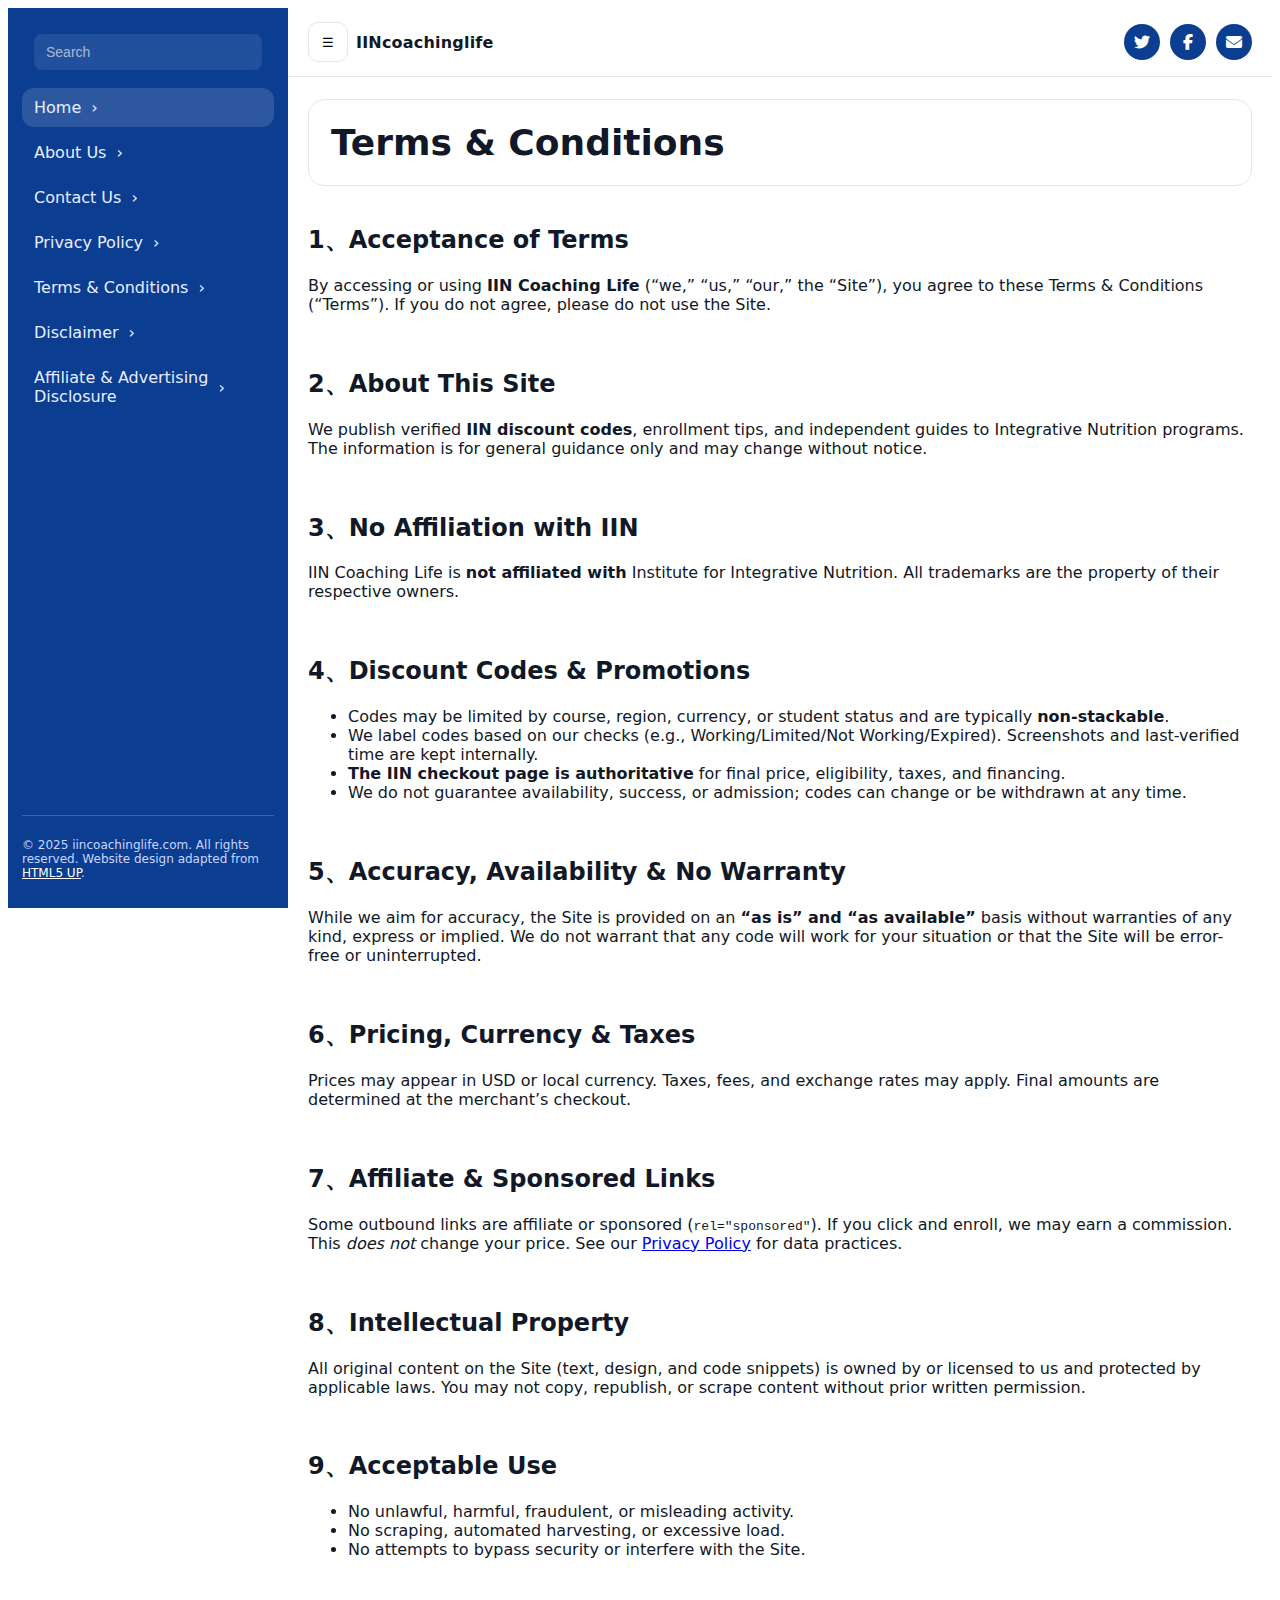
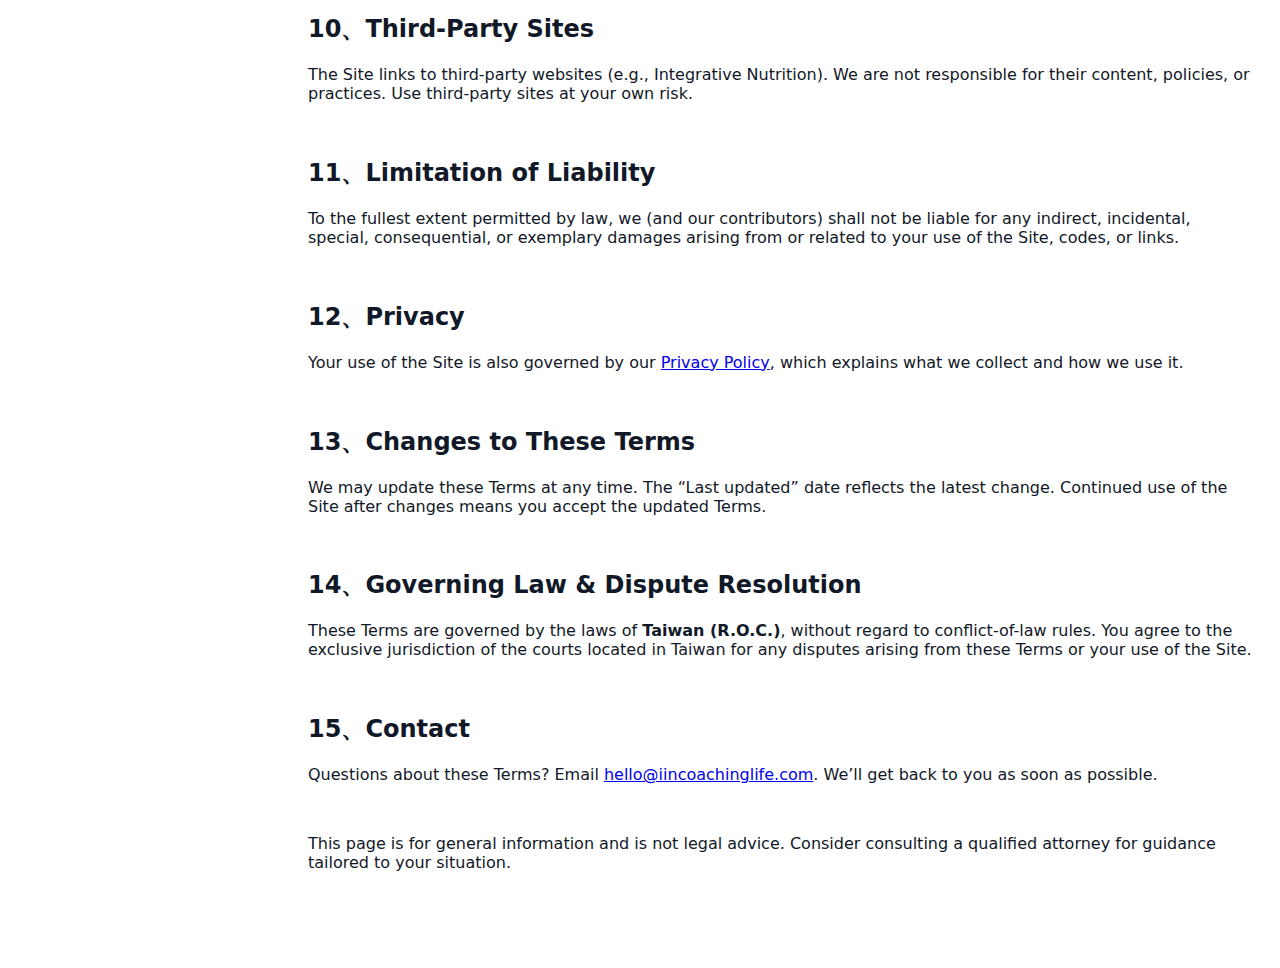
<file: terms.html>
<!DOCTYPE html>
<!--
	Editorial by HTML5 UP
	html5up.net | @ajlkn
	Free for personal and commercial use under the CCA 3.0 license (html5up.net/license)
-->
<html lang="en">
<head>
  <meta charset="utf-8" />
  <title>Terms & Conditions – IIN Coaching Life</title>
  <meta name="description" content="Read the Terms & Conditions for IIN Coaching Life: site use, discount-code disclaimers, affiliate disclosure, intellectual property, limits of liability, and contact." />
  <meta name="viewport" content="width=device-width, initial-scale=1" />
  <meta name="robots" content="index, follow, max-snippet:-1, max-image-preview:large, max-video-preview:-1" />
  <link rel="canonical" href="https://iincoachinglife.vercel.app/terms.html" />

  <!-- ✅ Social / Open Graph meta -->
  <meta property="og:title" content="Terms & Conditions – IIN Coaching Life" />
  <meta property="og:description" content="The rules for using IIN Coaching Life, including discount-code disclaimers, affiliate disclosure, and legal terms." />
  <meta property="og:type" content="website" />
  <meta property="og:url" content="https://iincoachinglife.vercel.app/terms.html" />
  <meta property="og:image" content="https://iincoachinglife.com/images/iin-coaching-life.png" />
  <meta property="og:image:alt" content="IIN Coaching Life — Terms & Conditions" />
  <meta property="og:site_name" content="IIN Coaching Life" />
  <meta property="og:locale" content="en_US" />

  <!-- ✅ Twitter card -->
  <meta name="twitter:card" content="summary_large_image" />
  <meta name="twitter:title" content="Terms & Conditions – IIN Coaching Life" />
  <meta name="twitter:description" content="Read the Terms & Conditions for IIN Coaching Life." />
  <meta name="twitter:image" content="https://iincoachinglife.com/images/iin-coaching-life.png" />
  <meta name="twitter:image:alt" content="IIN Coaching Life — Terms & Conditions" />


  <link rel="canonical" href="https://iincoachinglife.com/" />
	<link rel="icon" href="/favicon.ico" type="image/x-icon" />
  <link rel="stylesheet" href="assets/css/fontawesome-all.min.css">
  <link rel="stylesheet" href="assets/style.css">
	<link rel="stylesheet"
      href="https://cdnjs.cloudflare.com/ajax/libs/font-awesome/6.5.2/css/all.min.css"
      crossorigin="anonymous" referrerpolicy="no-referrer">

  
</head>
<body>
  <div class="app">

	  
    <!-- Sidebar -->
    <nav id="sidebar" class="sidebar" aria-label="Primary">
      <!-- Sidebar Search -->
<div class="sidebar-search">
  <section id="search" class="alt">
									<form method="post" action="#">
										<input type="text" name="query" id="query" placeholder="Search" />
									</form>
								</section>
</div>
      
      <div class="nav" role="list">
        <a href="index.html" role="listitem" aria-current="page">
          
          <span>Home</span>
          <span aria-hidden="true">›</span>
        </a>
        <a href="about.html" role="listitem">
          
          <span>About Us</span>
          <span aria-hidden="true">›</span>
        </a>
        <a href="contact.html" role="listitem">
          
          <span>Contact Us</span>
          <span aria-hidden="true">›</span>
        </a>
        <a href="privacy.html" role="listitem">
          
          <span>Privacy Policy</span>
          <span aria-hidden="true">›</span>
        </a>
        <a href="terms.html" role="listitem">
         
          <span>Terms & Conditions</span>
          <span aria-hidden="true">›</span>
        </a>
		  <a href="disclaimer.html" role="listitem">
         
          <span>Disclaimer</span>
          <span aria-hidden="true">›</span>
        </a>
		  <a href="disclosure.html" role="listitem">
         
          <span>Affiliate & Advertising<br> Disclosure</span>
          <span aria-hidden="true">›</span>
        </a>
      </div>
      <div class="spacer"></div>
      <div class="sidebar-footer">
        <div>
			
        
		  <p class="copyright">
            &copy; 2025 iincoachinglife.com. All rights reserved.  
           Website design adapted from <a href="https://html5up.net" target="_blank" rel="nofollow" style="color: white;">HTML5 UP</a>.
           </p></div>
     
		
		   </div>
    </nav>

    <!-- Header -->
    <header>
      <div class="header-inner">
        <div class="toggle">
          <button id="openSidebarBtn" class="sidebar-toggle" aria-controls="sidebar" aria-expanded="false" aria-label="Toggle navigation">
            ☰
          </button>
          <div class="brand">
            
            <span>IINcoachinglife</span>
          </div>
        </div>

        <div class="header-actions">
        <ul class="icons">
  <li>
    <a href="https://twitter.com/intent/tweet?url=https://iincoachinglife.com/&text=Check%20out%20this%20iincoachinglife%20discount%20guide!"
       class="icon-btn" target="_blank" rel="nofollow noopener" aria-label="Share on Twitter">
      <i class="fa-brands fa-twitter"></i>
    </a>
  </li>
  <li>
    <a href="https://www.facebook.com/sharer/sharer.php?u=https://iincoachinglife.com/"
       class="icon-btn" target="_blank" rel="nofollow noopener" aria-label="Share on Facebook">
      <i class="fa-brands fa-facebook-f"></i>
    </a>
  </li>
  <li>
    <a href="mailto:?subject=iincoachinglife%20Discount%20Guide&body=Check%20out%20this%20page:%20https://iincoachinglife.com/"
       class="icon-btn" aria-label="Share via Email">
      <i class="fa-solid fa-envelope"></i>
    </a>
  </li>
</ul>
        </div>
      </div>
    </header>

    <!-- Main -->
    <main id="home">
      <div class="container">
        <section class="hero" aria-labelledby="hero-title">
          <h1 id="hero-title">Terms & Conditions</h1>
          
        </section>
<section class="card" aria-labelledby="acceptance">
    <h2 id="acceptance">1、Acceptance of Terms</h2>
    <p>By accessing or using <strong>IIN Coaching Life</strong> (“we,” “us,” “our,” the “Site”), you agree to these Terms & Conditions (“Terms”). If you do not agree, please do not use the Site.</p>
  </section>

  <section class="card" aria-labelledby="about">
    <h2 id="about">2、About This Site</h2>
    <p>We publish verified <strong>IIN discount codes</strong>, enrollment tips, and independent guides to Integrative Nutrition programs. The information is for general guidance only and may change without notice.</p>
  </section>

  <section class="card" aria-labelledby="affiliation">
    <h2 id="affiliation">3、No Affiliation with IIN</h2>
    <p>IIN Coaching Life is <strong>not affiliated with</strong> Institute for Integrative Nutrition. All trademarks are the property of their respective owners.</p>
  </section>

  <section class="card" aria-labelledby="codes">
    <h2 id="codes">4、Discount Codes & Promotions</h2>
    <ul>
      <li>Codes may be limited by course, region, currency, or student status and are typically <strong>non-stackable</strong>.</li>
      <li>We label codes based on our checks (e.g., Working/Limited/Not Working/Expired). Screenshots and last-verified time are kept internally.</li>
      <li><strong>The IIN checkout page is authoritative</strong> for final price, eligibility, taxes, and financing.</li>
      <li>We do not guarantee availability, success, or admission; codes can change or be withdrawn at any time.</li>
    </ul>
  </section>

  <section class="card" aria-labelledby="accuracy">
    <h2 id="accuracy">5、Accuracy, Availability & No Warranty</h2>
    <p>While we aim for accuracy, the Site is provided on an <strong>“as is” and “as available”</strong> basis without warranties of any kind, express or implied. We do not warrant that any code will work for your situation or that the Site will be error-free or uninterrupted.</p>
  </section>

  <section class="card" aria-labelledby="pricing">
    <h2 id="pricing">6、Pricing, Currency & Taxes</h2>
    <p>Prices may appear in USD or local currency. Taxes, fees, and exchange rates may apply. Final amounts are determined at the merchant’s checkout.</p>
  </section>

  <section class="card" aria-labelledby="affiliate">
    <h2 id="affiliate">7、Affiliate & Sponsored Links</h2>
    <p>Some outbound links are affiliate or sponsored (<code>rel="sponsored"</code>). If you click and enroll, we may earn a commission. This <em>does not</em> change your price. See our <a href="privacy.html">Privacy Policy</a> for data practices.</p>
  </section>

  <section class="card" aria-labelledby="ip">
    <h2 id="ip">8、Intellectual Property</h2>
    <p>All original content on the Site (text, design, and code snippets) is owned by or licensed to us and protected by applicable laws. You may not copy, republish, or scrape content without prior written permission.</p>
  </section>

  <section class="card" aria-labelledby="acceptable-use">
    <h2 id="acceptable-use">9、Acceptable Use</h2>
    <ul>
      <li>No unlawful, harmful, fraudulent, or misleading activity.</li>
      <li>No scraping, automated harvesting, or excessive load.</li>
      <li>No attempts to bypass security or interfere with the Site.</li>
    </ul>
  </section>

  <section class="card" aria-labelledby="third-party">
    <h2 id="third-party">10、Third-Party Sites</h2>
    <p>The Site links to third-party websites (e.g., Integrative Nutrition). We are not responsible for their content, policies, or practices. Use third-party sites at your own risk.</p>
  </section>

  <section class="card" aria-labelledby="liability">
    <h2 id="liability">11、Limitation of Liability</h2>
    <p>To the fullest extent permitted by law, we (and our contributors) shall not be liable for any indirect, incidental, special, consequential, or exemplary damages arising from or related to your use of the Site, codes, or links.</p>
  </section>

  <section class="card" aria-labelledby="privacy">
    <h2 id="privacy">12、Privacy</h2>
    <p>Your use of the Site is also governed by our <a href="privacy.html">Privacy Policy</a>, which explains what we collect and how we use it.</p>
  </section>

  <section class="card" aria-labelledby="changes">
    <h2 id="changes">13、Changes to These Terms</h2>
    <p>We may update these Terms at any time. The “Last updated” date reflects the latest change. Continued use of the Site after changes means you accept the updated Terms.</p>
  </section>

  <section class="card" aria-labelledby="law">
    <h2 id="law">14、Governing Law & Dispute Resolution</h2>
    <p>These Terms are governed by the laws of <strong>Taiwan (R.O.C.)</strong>, without regard to conflict-of-law rules. You agree to the exclusive jurisdiction of the courts located in Taiwan for any disputes arising from these Terms or your use of the Site.</p>
  </section>

  <section class="card" aria-labelledby="contact">
    <h2 id="contact">15、Contact</h2>
    <p>Questions about these Terms? Email <a href="mailto:hello@iincoachinglife.com">hello@iincoachinglife.com</a>. We’ll get back to you as soon as possible.</p>
  </section>

  <p class="note">This page is for general information and is not legal advice. Consider consulting a qualified attorney for guidance tailored to your situation.</p>
    </main>
  </div>

  <!-- Mobile backdrop -->
  <div id="backdrop" class="backdrop" aria-hidden="true"></div>

  <script>
    (function() {
      const openBtn = document.getElementById('openSidebarBtn');
      const sidebar = document.getElementById('sidebar');
      const backdrop = document.getElementById('backdrop');

      // Determine if we are on a small viewport where the sidebar is overlayed
      const isOverlay = () => window.matchMedia('(max-width: 1024px)').matches;

      function setExpanded(expanded) {
        openBtn.setAttribute('aria-expanded', String(expanded));
        if (isOverlay()) {
          sidebar.classList.toggle('open', expanded);
          backdrop.classList.toggle('show', expanded);
          backdrop.setAttribute('aria-hidden', String(!expanded));
        }
      }

      // Toggle via button
      openBtn.addEventListener('click', () => {
        const expanded = openBtn.getAttribute('aria-expanded') === 'true';
        setExpanded(!expanded);
      });

      // Close when clicking the backdrop (mobile)
      backdrop.addEventListener('click', () => setExpanded(false));

      // Keyboard accessibility: Esc closes sidebar; Ctrl/Cmd+K focuses search (example)
      document.addEventListener('keydown', (e) => {
        if (e.key === 'Escape') setExpanded(false);
        if ((e.ctrlKey || e.metaKey) && e.key.toLowerCase() === 'b') {
          // Ctrl/Cmd + B toggles the sidebar
          e.preventDefault();
          const expanded = openBtn.getAttribute('aria-expanded') === 'true';
          setExpanded(!expanded);
        }
      });

      // Update state on resize to ensure correct classes
      window.addEventListener('resize', () => {
        // If switching to desktop, ensure overlay classes are cleared
        if (!isOverlay()) {
          sidebar.classList.remove('open');
          backdrop.classList.remove('show');
          openBtn.setAttribute('aria-expanded', 'false');
          backdrop.setAttribute('aria-hidden', 'true');
        }
      });
    })();
  </script>
</body>
</html>
</file>
<file: assets/style.css>
:root {
      --sidebar-bg: #0b3d91; /* deep blue */
      --sidebar-text: #e8eeff;
      --sidebar-text-dim: #c9d6ff;
      --accent: #2563eb; /* link/btn accent */
      --border: #e5e7eb;
      --text: #111827; 
      --muted: #6b7280;
      --radius: 16px;
    }

    /* Base layout */
    html, body {
      height: 100%;
      background: #ffffff; /* white page background */
      color: var(--text);
      font-family: system-ui, -apple-system, Segoe UI, Roboto, Helvetica, Arial, "Apple Color Emoji", "Segoe UI Emoji";
      -webkit-font-smoothing: antialiased;
      -moz-osx-font-smoothing: grayscale;
    }

    * { box-sizing: border-box; }

    .app {
      display: grid;
      grid-template-columns: 280px 1fr; /* sidebar + content */
      grid-template-rows: auto 1fr;
      grid-template-areas:
        "sidebar header"
        "sidebar main";
      min-height: 100dvh;
    }

    /* Header */
    header {
      grid-area: header;
      position: sticky;
      top: 0;
      z-index: 30;
      background: #fff;
      border-bottom: 1px solid var(--border);
    }

    .header-inner {
      display: flex;
      align-items: center;
      justify-content: space-between;
      gap: 12px;
      padding: 14px 20px;
      max-width: 1200px;
      margin: 0 auto;
    }

    .brand {
      display: inline-flex;
      align-items: center;
      gap: 10px;
      font-weight: 700;
      letter-spacing: 0.2px;
    }

    .brand .logo {
      width: 28px; height: 28px; border-radius: 8px; background: var(--accent);
      display: inline-flex; align-items: center; justify-content: center; color: white; font-size: 16px;
    }

    .header-actions {
      display: inline-flex;
      align-items: center;
      gap: 10px;
    }

    .btn {
      appearance: none;
      border: 1px solid var(--border);
      background: #fff;
      color: var(--text);
      border-radius: 10px;
      padding: 8px 12px;
      font-weight: 600;
      cursor: pointer;
      transition: transform 120ms ease, box-shadow 120ms ease, background 120ms ease;
    }
    .btn:hover { box-shadow: 0 6px 18px rgba(0,0,0,.06); }
    .btn:active { transform: translateY(1px); }

    .btn-primary {
      background: var(--accent);
      color: #fff;
      border: 1px solid transparent;
    }

    /* Sidebar */
    .sidebar {
      grid-area: sidebar;
      position: sticky; top: 0;
      height: 100dvh;
      background: var(--sidebar-bg); /* deep blue */
      color: var(--sidebar-text);
      padding: 16px 14px;
      display: flex;
      flex-direction: column;
      gap: 8px;
      overflow: hidden; /* for rounded corners on mobile overlay */
    }

    .sidebar .title {
      font-size: 14px; text-transform: uppercase; letter-spacing: 1px; color: var(--sidebar-text-dim);
      margin: 12px 8px 4px;
    }

    .nav {
      display: grid;
      gap: 6px;
    }

    .nav a {
      display: grid;
      grid-template-columns: 28px 1fr auto;
      align-items: center;
      gap: 10px;
      text-decoration: none;
      color: var(--sidebar-text);
      padding: 10px 12px;
      border-radius: 12px;
      transition: background 120ms ease, transform 120ms ease;
      outline: none;
    }
    .nav a:hover, .nav a:focus-visible { background: rgba(255,255,255,.08); }
    .nav a[aria-current="page"] { background: rgba(255,255,255,.14); }

    .nav .icon {
      width: 28px; height: 28px; border-radius: 8px; background: rgba(255,255,255,.15);
      display: inline-grid; place-items: center; font-size: 14px;
    }

    .spacer { flex: 1; }

    .sidebar-footer {
      border-top: 1px solid rgba(255,255,255,.2);
      padding-top: 10px;
      font-size: 12px; color: var(--sidebar-text-dim);
    }

    /* Main content */
    main {
      grid-area: main;
    }

    .container {
      max-width: 1200px;
      margin: 0 auto;
      padding: 22px 20px 80px;
      display: grid;
      gap: 18px;
    }

    .hero {
      display: grid;
      gap: 12px;
      padding: 22px;
      border: 1px solid var(--border);
      border-radius: var(--radius);
      background: #fff;
    }

    .hero h1 { font-size: clamp(24px, 3vw, 36px); margin: 0; }
    .hero p { color: var(--muted); margin: 0; }

    

    /* Sidebar toggle for mobile */
    .toggle {
      display: inline-flex; align-items: center; gap: 8px;
    }

    .sidebar-toggle {
      display: inline-flex;
      align-items: center;
      justify-content: center;
      width: 40px; height: 40px;
      border-radius: 10px;
      border: 1px solid var(--border);
      background: #fff;
      cursor: pointer;
    }

    /* Mobile/Tablet behavior */
    @media (max-width: 1024px) {
      .app { grid-template-columns: 1fr; grid-template-areas: "header" "main"; }
      .sidebar { position: fixed; left: 0; top: 0; bottom: 0; width: 300px; transform: translateX(-100%); transition: transform 220ms ease; z-index: 50; border-top-right-radius: 18px; border-bottom-right-radius: 18px; }
      .sidebar.open { transform: translateX(0); }
      .backdrop { position: fixed; inset: 0; background: rgba(0,0,0,.35); backdrop-filter: blur(1px); z-index: 40; display: none; }
      .backdrop.show { display: block; }
    }

    /* Accessibility: reduce motion preference */
    @media (prefers-reduced-motion: reduce) {
      .sidebar { transition: none !important; }
      .btn, .card { transition: none !important; }
    }
    .sidebar .nav a {
  display: inline-flex;
  align-items: center;
  white-space: nowrap;
}

/* Sidebar Search */
.sidebar-search {
  padding: 10px 12px;
}

.sidebar-search form {
  display: flex;
  align-items: center;
  background: rgba(255, 255, 255, 0.1);
  border-radius: 8px;
  padding: 4px;
}

.sidebar-search input {
  flex: 1;
  border: none;
  background: transparent;
  color: #fff;
  padding: 6px 8px;
  font-size: 14px;
}

.sidebar-search input::placeholder {
  color: rgba(255, 255, 255, 0.6);
}

.sidebar-search button {
  background: transparent;
  border: none;
  color: #fff;
  font-size: 16px;
  cursor: pointer;
  padding: 6px 8px;
}

.sidebar-search button:hover {
  color: #c9d6ff;
}

ul.icons {
  list-style: none;
  padding: 0;
  margin: 0;
  display: flex;      /* 横向排列 */
  gap: 10px;          /* 图标间距 */
}

.icon-btn {
  display: inline-flex;
  align-items: center;
  justify-content: center;
  width: 36px;
  height: 36px;
  border-radius: 50%;
  background: #0b3d91; /* 深蓝 */
  color: #fff;         /* 图标颜色 */
  text-decoration: none;
  font-size: 16px;     /* 图标大小 */
  transition: background-color .2s ease;
}

.icon-btn:hover { background: #2563eb; }

 .iin-section {font-family: system-ui, -apple-system, Segoe UI, Roboto, Arial, "Noto Sans", sans-serif; line-height: 1.5}
    .iin-eyebrow {text-transform: uppercase; letter-spacing: .08em; font-size: .78rem; opacity: .75}
    .code-spotlight {
      display: grid; gap: 12px; align-items: center; grid-template-columns: 1fr auto auto;
      border: 2px dashed #8b5cf6; border-radius: 14px; padding: 16px 18px; background: #f9f7ff;
    }
    .code-badge {
      display: inline-flex; align-items: center; gap: .6rem;
      font-weight: 800; font-size: clamp(1.1rem, 2.4vw, 1.5rem);
    }
    .code-badge .label {padding: .25rem .6rem; border-radius: 999px; background: #ede9fe; color: #5b21b6; font-size: .8em}
    .code-badge code {
      font-family: ui-monospace, SFMono-Regular, Menlo, Consolas, "Liberation Mono", monospace;
      background: #fff; border: 2px solid #c4b5fd; border-radius: 10px; padding: .45rem .7rem; font-size: 1.05em;
      box-shadow: 0 1px 0 rgba(0,0,0,.05);
    }
    .pill {display:inline-block; padding:.25rem .55rem; border-radius:999px; background:#eef2ff; color:#3730a3; font-weight:700; font-size:.85rem}
    .btn {
      appearance: none; border: 0; border-radius: 10px; padding: .65rem .9rem; font-weight: 700; cursor: pointer;
      background: #4f46e5; color: #fff;
    }
    .btn.secondary {background:#111827; color:#fff; text-decoration:none; display:inline-flex; align-items:center}
    .btn:focus-visible {outline: 3px solid #a78bfa; outline-offset: 2px}
    .hint {font-size:.9rem; opacity:.85}
    .actions {display:flex; gap:10px}
    .programs {margin-top: 14px}
    .programs li{margin:.25rem 0}
    .deal {font-weight:800}
    .sr-only{position:absolute; width:1px; height:1px; padding:0; margin:-1px; overflow:hidden; clip:rect(0,0,0,0); white-space:nowrap; border:0}
.deal-grid {display:grid; grid-template-columns: 1fr 1fr; gap:10px 18px; align-items:center}

/* 基础防溢出：媒体元素不超过屏宽 */
img, svg, video, canvas, iframe { max-width: 100%; height: auto; }

/* 头部与容器左右留白用流式单位，避免固定边距在小屏拥挤 */
.container, .header-inner {
  padding-left: clamp(12px, 4vw, 20px);
  padding-right: clamp(12px, 4vw, 20px);
}

/* 抽屉侧边栏在平板/手机的宽度，并允许侧边导航文字换行 */
@media (max-width: 1024px) {
  .sidebar { width: min(88vw, 320px); }
  .sidebar .nav a { white-space: normal; } /* 你当前写的是 nowrap，小屏会溢出，这里覆盖掉 */
}

/* 小屏（≤640px）专项优化 */
@media (max-width: 640px) {
  /* 让优惠区域、按钮纵向排列且按钮好点按 */
  .code-spotlight { grid-template-columns: 1fr; }
  .actions { flex-direction: column; gap: 8px; }
  .btn { width: 100%; }

  /* 数值/价格模块在手机上一列展示，避免挤压 */
  .deal-grid { grid-template-columns: 1fr; }

  /* Hero 区块紧凑一些，标题随屏增大 */
  .hero { padding: 16px; }
  .hero h1 { font-size: clamp(20px, 6vw, 28px); }

  /* 顶部动作区域稍微收紧 */
  .header-actions { gap: 8px; }

  /* 顶部社媒 icon 列表允许自动换行 */
  ul.icons { flex-wrap: wrap; }
}

/* 防止很长的优惠码/链接造成横向滚动 */
code, .code-badge code { word-break: break-all; }

/* （可选）如果偶发横向滚动条，可放开下面一行 */
/* html, body { overflow-x: hidden; } */
</file>
